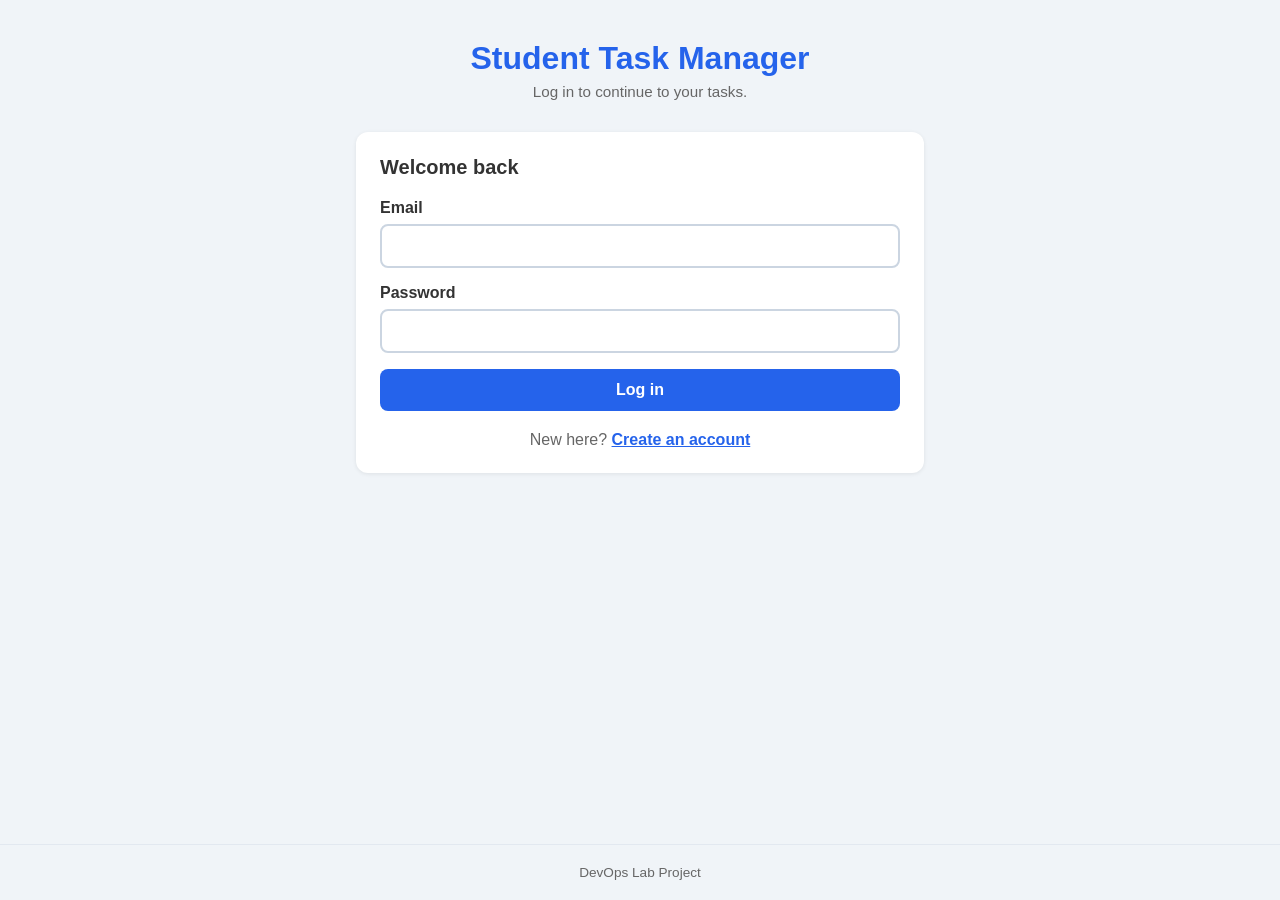
<file: index.html>
<!DOCTYPE html>
<html lang="en">
<head>
  <meta charset="UTF-8" />
  <meta name="viewport" content="width=device-width, initial-scale=1.0" />
  <title>Student Task Manager</title>
  <link rel="stylesheet" href="style.css" />
  <!-- Apply saved theme before paint to avoid flash -->
  <script>
    (function () {
      if ((localStorage.getItem('theme') || localStorage.getItem('studentTheme')) === 'dark') {
        document.documentElement.setAttribute('data-theme', 'dark');
      }
    }());
  </script>
  <script src="auth.js"></script>
  <script>requireLogin();</script>
</head>
<body>

  <div class="container">

    <header>
      <div class="header-top">
        <div>
          <h1>Student Task Manager</h1>
          <p class="subtitle">Stay on top of your college tasks</p>
          <p id="user-greeting" class="user-greeting"></p>
        </div>
        <div class="header-actions">
          <a id="profile-link" class="button-link" href="profile.html">Profile</a>
          <button id="logout-btn" type="button" class="secondary-button">Log out</button>
          <button id="themeToggleBtn" onclick="toggleTheme()" title="Toggle Dark Mode">🌙 Dark Mode</button>
        </div>
      </div>
    </header>

    <!-- Task Input Section -->
    <section class="input-section">
      <input
        type="text"
        id="taskInput"
        placeholder="Enter a new task..."
        maxlength="100"
      />
      <select id="categoryInput" aria-label="Task category">
        <option value="College">College</option>
        <option value="Personal">Personal</option>
        <option value="Work">Work</option>
        <option value="Other" selected>Other</option>
      </select>
      <button id="addTaskBtn" onclick="addTask()">Add Task</button>
    </section>

    <!-- Task Statistics Section -->
    <section class="stats-section">
      <h2>Task Statistics</h2>
      <div class="stats-grid">
        <div class="stat-card">
          <span class="stat-label">Total Tasks</span>
          <strong id="totalTasks">0</strong>
        </div>
        <div class="stat-card">
          <span class="stat-label">Completed Tasks</span>
          <strong id="completedTasks">0</strong>
        </div>
        <div class="stat-card">
          <span class="stat-label">Pending Tasks</span>
          <strong id="pendingTasks">0</strong>
        </div>
      </div>
    </section>

    <!-- Task List Section -->
    <section class="task-section">
      <h2>My Tasks</h2>
      <ul id="taskList">
        <!-- Tasks are inserted here by script.js -->
      </ul>
      <p id="emptyMessage" class="empty-message">No tasks yet. Add one above!</p>
    </section>

  </div>

  <footer>
    <p>DevOps Lab Project</p>
  </footer>

  <script src="script.js"></script>
</body>
</html>
</file>
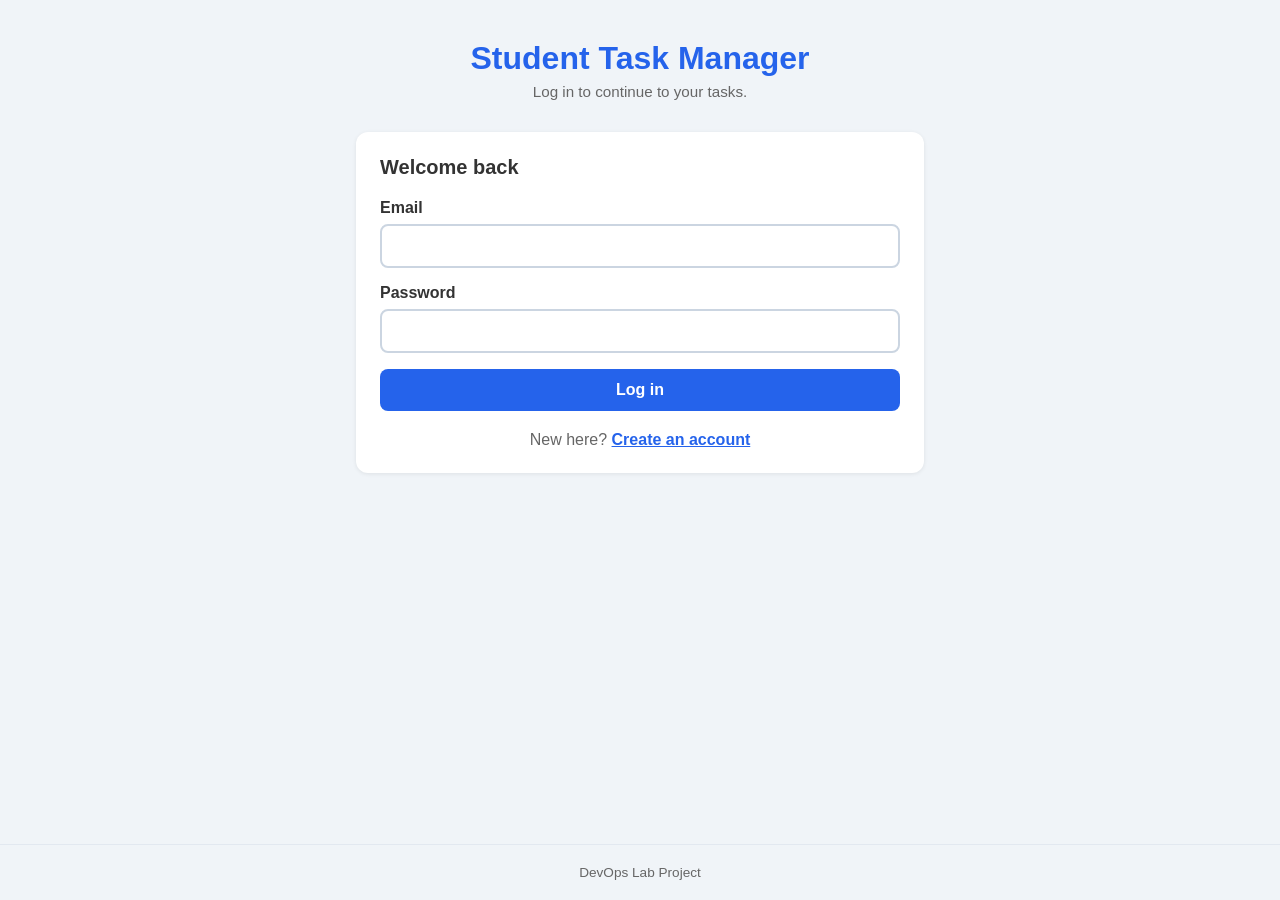
<file: login.html>
<!DOCTYPE html>
<html lang="en">
<head>
  <meta charset="UTF-8" />
  <meta name="viewport" content="width=device-width, initial-scale=1.0" />
  <title>Log In | Student Task Manager</title>
  <link rel="stylesheet" href="style.css" />
  <script>
    if ((localStorage.getItem('theme') || localStorage.getItem('studentTheme')) === 'dark') {
      document.documentElement.setAttribute('data-theme', 'dark');
    }
  </script>
  <script src="auth.js"></script>
</head>
<body>
  <main class="container auth-container">
    <header>
      <h1>Student Task Manager</h1>
      <p class="subtitle">Log in to continue to your tasks.</p>
    </header>
    <section class="auth-card" aria-labelledby="login-heading">
      <h2 id="login-heading">Welcome back</h2>
      <form id="login-form" novalidate>
        <div class="form-field">
          <label for="login-email">Email</label>
          <input id="login-email" name="email" type="email" autocomplete="email" required />
        </div>
        <div class="form-field">
          <label for="login-password">Password</label>
          <input id="login-password" name="password" type="password" autocomplete="current-password" required />
        </div>
        <p id="login-error" class="form-message error" role="alert" hidden></p>
        <p id="login-message" class="form-message success" role="status" hidden></p>
        <button id="login-submit" type="submit">Log in</button>
      </form>
      <p class="auth-switch">New here? <a id="goto-signup" href="signup.html">Create an account</a></p>
    </section>
  </main>
  <footer><p>DevOps Lab Project</p></footer>
</body>
</html>
</file>
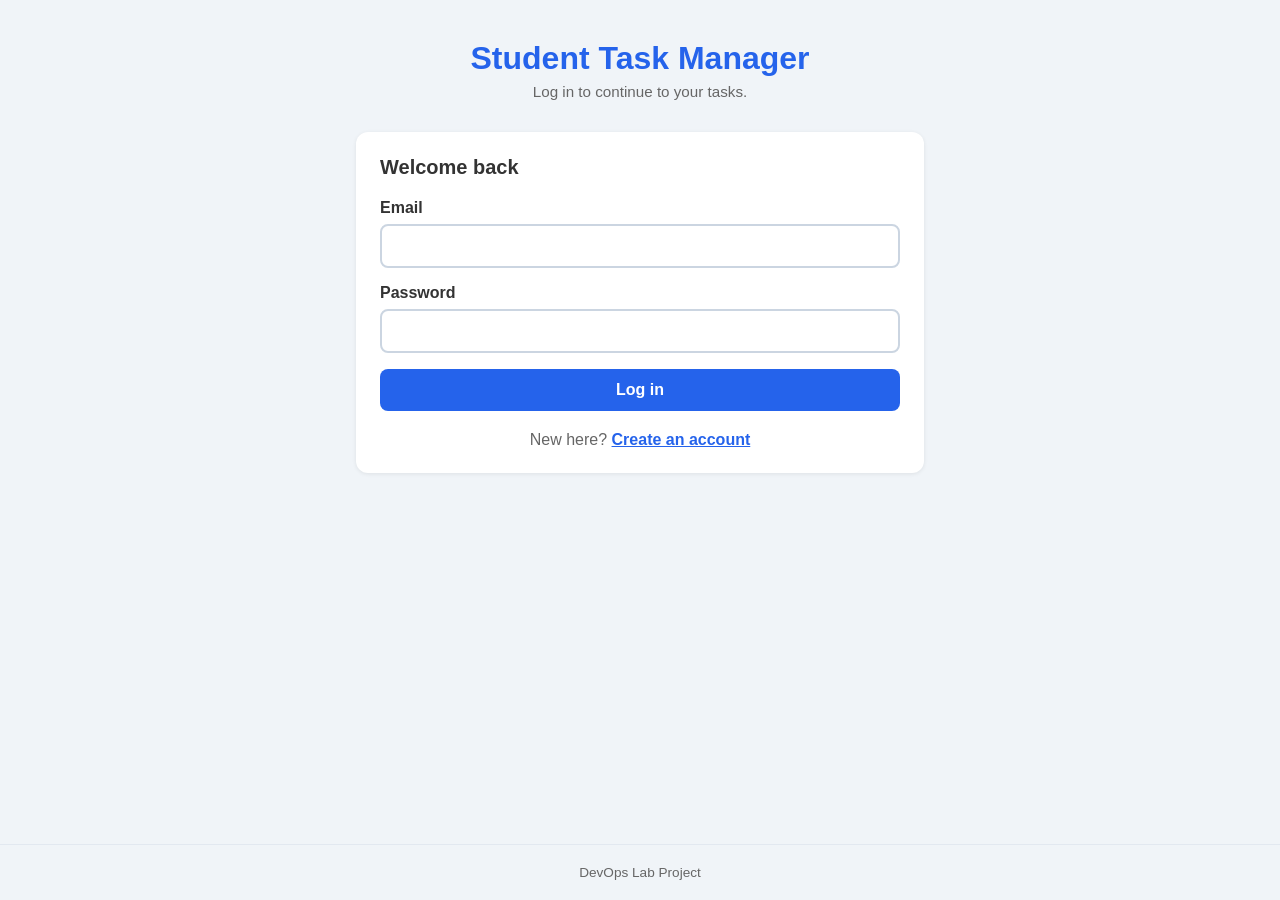
<file: profile.html>
<!DOCTYPE html>
<html lang="en">
<head>
  <meta charset="UTF-8" />
  <meta name="viewport" content="width=device-width, initial-scale=1.0" />
  <title>Profile | Student Task Manager</title>
  <link rel="stylesheet" href="style.css" />
  <script>
    if ((localStorage.getItem('theme') || localStorage.getItem('studentTheme')) === 'dark') {
      document.documentElement.setAttribute('data-theme', 'dark');
    }
  </script>
  <script src="auth.js"></script>
  <script>requireLogin();</script>
</head>
<body>
  <main class="container profile-container">
    <header class="profile-header">
      <div>
        <h1>My Profile</h1>
        <p class="subtitle" id="user-greeting"></p>
      </div>
      <nav class="profile-nav" aria-label="Profile navigation">
        <a id="back-to-tasks" class="button-link" href="index.html">Back to tasks</a>
        <button id="logout-btn" type="button" class="secondary-button">Log out</button>
      </nav>
    </header>

    <section class="auth-card profile-card" aria-labelledby="profile-heading">
      <h2 id="profile-heading">Profile information</h2>
      <form id="profile-form" novalidate>
        <div class="form-field">
          <label for="profile-name">Name</label>
          <input id="profile-name" name="name" type="text" autocomplete="name" required />
        </div>
        <div class="form-field">
          <label for="profile-email">Email</label>
          <input id="profile-email" name="email" type="email" autocomplete="email" readonly />
        </div>
        <p id="profile-message" class="form-message success" role="status" hidden></p>
        <button id="profile-save" type="submit">Save profile</button>
      </form>
    </section>

    <section class="auth-card profile-card" aria-labelledby="password-heading">
      <h2 id="password-heading">Change password</h2>
      <form id="password-form" novalidate>
        <div class="form-field">
          <label for="current-password">Current password</label>
          <input id="current-password" name="current-password" type="password" autocomplete="current-password" required />
        </div>
        <div class="form-field">
          <label for="new-password">New password</label>
          <input id="new-password" name="new-password" type="password" autocomplete="new-password" required />
          <small>At least 6 characters.</small>
        </div>
        <p id="password-message" class="form-message success" role="status" hidden></p>
        <button id="change-password-btn" type="submit">Change password</button>
      </form>
    </section>
  </main>
  <footer><p>DevOps Lab Project</p></footer>
</body>
</html>
</file>
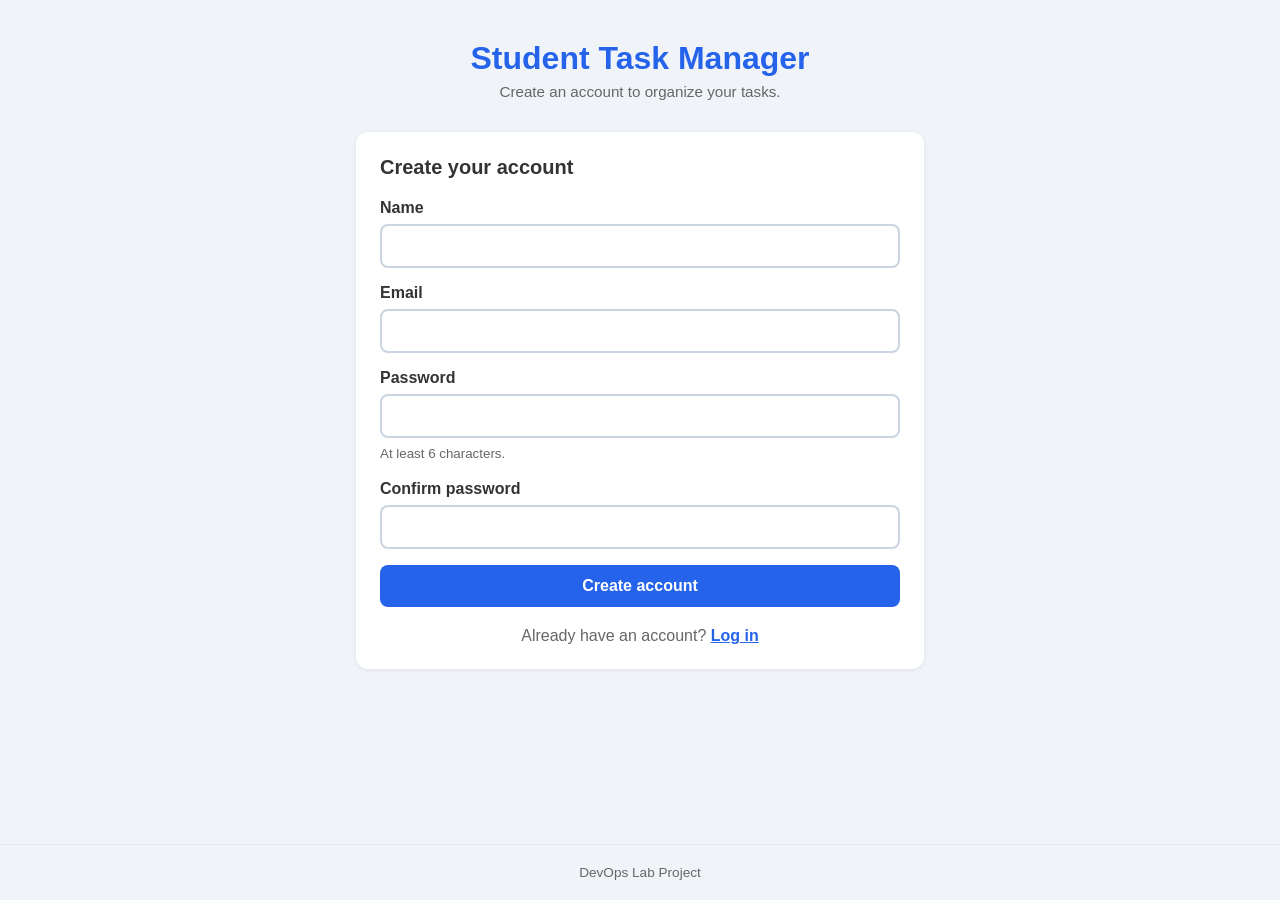
<file: signup.html>
<!DOCTYPE html>
<html lang="en">
<head>
  <meta charset="UTF-8" />
  <meta name="viewport" content="width=device-width, initial-scale=1.0" />
  <title>Create Account | Student Task Manager</title>
  <link rel="stylesheet" href="style.css" />
  <script>
    if ((localStorage.getItem('theme') || localStorage.getItem('studentTheme')) === 'dark') {
      document.documentElement.setAttribute('data-theme', 'dark');
    }
  </script>
  <script src="auth.js"></script>
</head>
<body>
  <main class="container auth-container">
    <header>
      <h1>Student Task Manager</h1>
      <p class="subtitle">Create an account to organize your tasks.</p>
    </header>
    <section class="auth-card" aria-labelledby="signup-heading">
      <h2 id="signup-heading">Create your account</h2>
      <form id="signup-form" novalidate>
        <div class="form-field">
          <label for="signup-name">Name</label>
          <input id="signup-name" name="name" type="text" autocomplete="name" required />
        </div>
        <div class="form-field">
          <label for="signup-email">Email</label>
          <input id="signup-email" name="email" type="email" autocomplete="email" required />
        </div>
        <div class="form-field">
          <label for="signup-password">Password</label>
          <input id="signup-password" name="password" type="password" autocomplete="new-password" aria-describedby="password-hint" required />
          <small id="password-hint">At least 6 characters.</small>
        </div>
        <div class="form-field">
          <label for="signup-confirm">Confirm password</label>
          <input id="signup-confirm" name="confirm-password" type="password" autocomplete="new-password" required />
        </div>
        <p id="signup-error" class="form-message error" role="alert" hidden></p>
        <p id="signup-message" class="form-message success" role="status" hidden></p>
        <button id="signup-submit" type="submit">Create account</button>
      </form>
      <p class="auth-switch">Already have an account? <a id="goto-login" href="login.html">Log in</a></p>
    </section>
  </main>
  <footer><p>DevOps Lab Project</p></footer>
</body>
</html>
</file>
<file: style.css>
/* =============================================
   Student Task Manager - style.css
   Light/Dark theme using CSS custom properties.
   ============================================= */

/* --- CSS Variables: Light Mode (default) --- */
:root {
  --bg-page:              #f0f4f8;
  --bg-card:              #ffffff;
  --bg-input:             #ffffff;
  --color-primary:        #2563eb;
  --color-primary-hover:  #1d4ed8;
  --color-text:           #333333;
  --color-text-muted:     #666666;
  --color-border:         #cbd5e1;
  --color-completed-text: #aaaaaa;
  --color-delete:         #ef4444;
  --color-delete-hover-bg:#fee2e2;
  --shadow:               0 1px 4px rgba(0, 0, 0, 0.08);
  --footer-border:        #e2e8f0;
  --toggle-bg:            #2563eb;
  --toggle-text:          #ffffff;
  --color-on-primary:     #ffffff;
  --category-bg:          #dbeafe;
  --category-text:        #1d4ed8;
}

/* --- CSS Variables: Dark Mode --- */
[data-theme="dark"] {
  --bg-page:              #0f172a;
  --bg-card:              #1e293b;
  --bg-input:             #1e293b;
  --color-primary:        #60a5fa;
  --color-primary-hover:  #93c5fd;
  --color-text:           #e2e8f0;
  --color-text-muted:     #94a3b8;
  --color-border:         #334155;
  --color-completed-text: #64748b;
  --color-delete:         #f87171;
  --color-delete-hover-bg:#450a0a;
  --shadow:               0 1px 6px rgba(0, 0, 0, 0.4);
  --footer-border:        #1e293b;
  --toggle-bg:            #f59e0b;
  --toggle-text:          #0f172a;
  --color-on-primary:     #0f172a;
  --category-bg:          #1e3a5f;
  --category-text:        #bfdbfe;
}

/* --- Reset & Base --- */
* {
  box-sizing: border-box;
  margin: 0;
  padding: 0;
}

body {
  font-family: 'Segoe UI', Tahoma, Geneva, Verdana, sans-serif;
  background-color: var(--bg-page);
  color: var(--color-text);
  min-height: 100vh;
  display: flex;
  flex-direction: column;
  transition: background-color 0.3s ease, color 0.3s ease;
}

/* --- Layout --- */
.container {
  max-width: 600px;
  margin: 40px auto;
  padding: 0 16px;
  flex: 1;
}

/* --- Header --- */
header {
  margin-bottom: 32px;
}

.header-top {
  display: flex;
  align-items: center;
  justify-content: space-between;
  gap: 12px;
}

.header-actions {
  display: flex;
  align-items: center;
  justify-content: flex-end;
  flex-wrap: wrap;
  gap: 8px;
}

.user-greeting {
  margin-top: 8px;
  color: var(--color-text-muted);
}

header h1 {
  font-size: 2rem;
  color: var(--color-primary);
  margin-bottom: 6px;
}

header .subtitle {
  font-size: 0.95rem;
  color: var(--color-text-muted);
}

/* --- Theme Toggle Button --- */
#themeToggleBtn {
  background-color: var(--toggle-bg);
  color: var(--toggle-text);
  border: none;
  border-radius: 8px;
  padding: 10px 16px;
  font-size: 0.9rem;
  font-weight: 600;
  cursor: pointer;
  white-space: nowrap;
  flex-shrink: 0;
  transition: background-color 0.3s ease, color 0.3s ease, transform 0.1s ease;
}

#themeToggleBtn:hover {
  opacity: 0.85;
  transform: scale(1.03);
}

button:focus-visible,
a:focus-visible,
input:focus-visible,
select:focus-visible {
  outline: 3px solid var(--color-primary);
  outline-offset: 3px;
}

.button-link,
.secondary-button {
  display: inline-flex;
  align-items: center;
  justify-content: center;
  border: 0;
  border-radius: 8px;
  padding: 10px 14px;
  background: var(--bg-card);
  color: var(--color-primary);
  font: inherit;
  font-weight: 600;
  text-decoration: none;
  cursor: pointer;
  box-shadow: var(--shadow);
}

.button-link:hover,
.secondary-button:hover {
  background: var(--bg-input);
}

/* --- Input Section --- */
.input-section {
  display: flex;
  gap: 10px;
  margin-bottom: 32px;
}

.input-section input {
  flex: 1;
  padding: 12px 16px;
  border: 2px solid var(--color-border);
  border-radius: 8px;
  font-size: 1rem;
  outline: none;
  background-color: var(--bg-input);
  color: var(--color-text);
  transition: border-color 0.2s, background-color 0.3s ease, color 0.3s ease;
}

.input-section input::placeholder {
  color: var(--color-text-muted);
}

.input-section input:focus {
  border-color: var(--color-primary);
}

.input-section select {
  padding: 12px 10px;
  border: 2px solid var(--color-border);
  border-radius: 8px;
  background-color: var(--bg-input);
  color: var(--color-text);
  font-size: 1rem;
  outline: none;
  cursor: pointer;
}

.input-section select:focus {
  border-color: var(--color-primary);
}

.input-section button {
  padding: 12px 20px;
  background-color: var(--color-primary);
  color: var(--color-on-primary);
  border: none;
  border-radius: 8px;
  font-size: 1rem;
  cursor: pointer;
  transition: background-color 0.2s;
  white-space: nowrap;
}

.input-section button:hover {
  background-color: var(--color-primary-hover);
}

/* --- Task Statistics Section --- */
.stats-section {
  margin-bottom: 28px;
}

.stats-section h2,
.task-section h2 {
  font-size: 1.2rem;
  margin-bottom: 14px;
  color: var(--color-text-muted);
}

.stats-grid {
  display: grid;
  grid-template-columns: repeat(3, minmax(0, 1fr));
  gap: 12px;
}

.stat-card {
  background: var(--bg-card);
  border-radius: 10px;
  padding: 16px 12px;
  box-shadow: var(--shadow);
  text-align: center;
  transition: background-color 0.3s ease, box-shadow 0.3s ease;
}

.stat-label {
  display: block;
  font-size: 0.8rem;
  color: var(--color-text-muted);
  margin-bottom: 8px;
}

.stat-card strong {
  font-size: 1.7rem;
  color: var(--color-primary);
}

/* --- Task List Section --- */
#taskList {
  list-style: none;
  display: flex;
  flex-direction: column;
  gap: 10px;
}

/* --- Individual Task Item --- */
.task-item {
  display: flex;
  align-items: center;
  gap: 12px;
  background: var(--bg-card);
  padding: 14px 16px;
  border-radius: 10px;
  box-shadow: var(--shadow);
  transition: background-color 0.3s ease, box-shadow 0.3s ease, opacity 0.2s;
}

/* Checkbox */
.task-item input[type="checkbox"] {
  width: 18px;
  height: 18px;
  accent-color: var(--color-primary);
  cursor: pointer;
  flex-shrink: 0;
}

/* Task name text */
.task-name {
  flex: 1;
  font-size: 1rem;
  word-break: break-word;
  color: var(--color-text);
  transition: color 0.3s ease;
}

.task-category {
  background-color: var(--category-bg);
  color: var(--category-text);
  border-radius: 6px;
  padding: 4px 8px;
  font-size: 0.8rem;
  white-space: nowrap;
  flex-shrink: 0;
}

/* Strike-through when completed */
.task-item.completed .task-name {
  text-decoration: line-through;
  color: var(--color-completed-text);
}

/* Delete button */
.delete-btn {
  background: none;
  border: none;
  color: var(--color-delete);
  font-size: 1.2rem;
  cursor: pointer;
  padding: 4px 8px;
  border-radius: 6px;
  transition: background-color 0.2s;
  flex-shrink: 0;
}

.delete-btn:hover {
  background-color: var(--color-delete-hover-bg);
}

/* --- Empty State --- */
.empty-message {
  text-align: center;
  color: var(--color-text-muted);
  margin-top: 24px;
  font-size: 0.95rem;
}

/* --- Authentication and Profile Forms --- */
.auth-container {
  width: min(100% - 32px, 600px);
}

.auth-container > header {
  text-align: center;
}

.auth-card {
  background: var(--bg-card);
  border-radius: 12px;
  padding: 24px;
  box-shadow: var(--shadow);
  margin-bottom: 20px;
}

.auth-card h2 {
  margin-bottom: 20px;
  font-size: 1.25rem;
}

.form-field {
  display: flex;
  flex-direction: column;
  gap: 7px;
  margin-bottom: 16px;
}

.form-field label {
  font-weight: 600;
}

.form-field input {
  width: 100%;
  padding: 11px 12px;
  border: 2px solid var(--color-border);
  border-radius: 8px;
  background: var(--bg-input);
  color: var(--color-text);
  font: inherit;
}

.form-field input:focus {
  border-color: var(--color-primary);
  outline: none;
}

.form-field small {
  color: var(--color-text-muted);
  line-height: 1.4;
}

.auth-card form > button {
  width: 100%;
  padding: 12px 16px;
  border: 0;
  border-radius: 8px;
  background: var(--color-primary);
  color: var(--color-on-primary);
  font: inherit;
  font-weight: 600;
  cursor: pointer;
}

.auth-card form > button:hover {
  background: var(--color-primary-hover);
}

.form-message {
  margin: 0 0 14px;
  padding: 10px 12px;
  border-radius: 6px;
  line-height: 1.4;
}

.form-message[hidden] {
  display: none;
}

.form-message.error {
  background: var(--color-delete-hover-bg);
  color: var(--color-delete);
}

.form-message.success {
  background: var(--category-bg);
  color: var(--category-text);
}

.auth-switch {
  margin-top: 20px;
  color: var(--color-text-muted);
  text-align: center;
}

.auth-switch a {
  color: var(--color-primary);
  font-weight: 600;
}

.profile-header {
  display: flex;
  align-items: center;
  justify-content: space-between;
  gap: 16px;
}

.profile-nav {
  display: flex;
  flex-wrap: wrap;
  gap: 8px;
}

.profile-card {
  max-width: 600px;
}

/* --- Footer --- */
footer {
  text-align: center;
  padding: 20px;
  color: var(--color-text-muted);
  font-size: 0.85rem;
  border-top: 1px solid var(--footer-border);
  margin-top: 40px;
  transition: border-color 0.3s ease;
}

/* --- Responsive --- */
@media (max-width: 480px) {
  header h1 {
    font-size: 1.5rem;
  }

  button:focus-visible,
  a:focus-visible,
  input:focus-visible,
  select:focus-visible {
    outline: 3px solid var(--color-primary);
    outline-offset: 3px;
  }

  .header-top {
    flex-direction: column;
    align-items: flex-start;
  }

  .header-actions {
    width: 100%;
    justify-content: stretch;
  }

  .header-actions > * {
    flex: 1 1 auto;
  }

  #themeToggleBtn {
    width: 100%;
  }

  .input-section {
    flex-direction: column;
  }

  .input-section button {
    width: 100%;
  }

  .stats-grid {
    grid-template-columns: 1fr;
  }

  .auth-card {
    padding: 20px 16px;
  }

  .profile-header {
    align-items: flex-start;
    flex-direction: column;
  }

  .profile-nav {
    width: 100%;
  }
}
</file>
